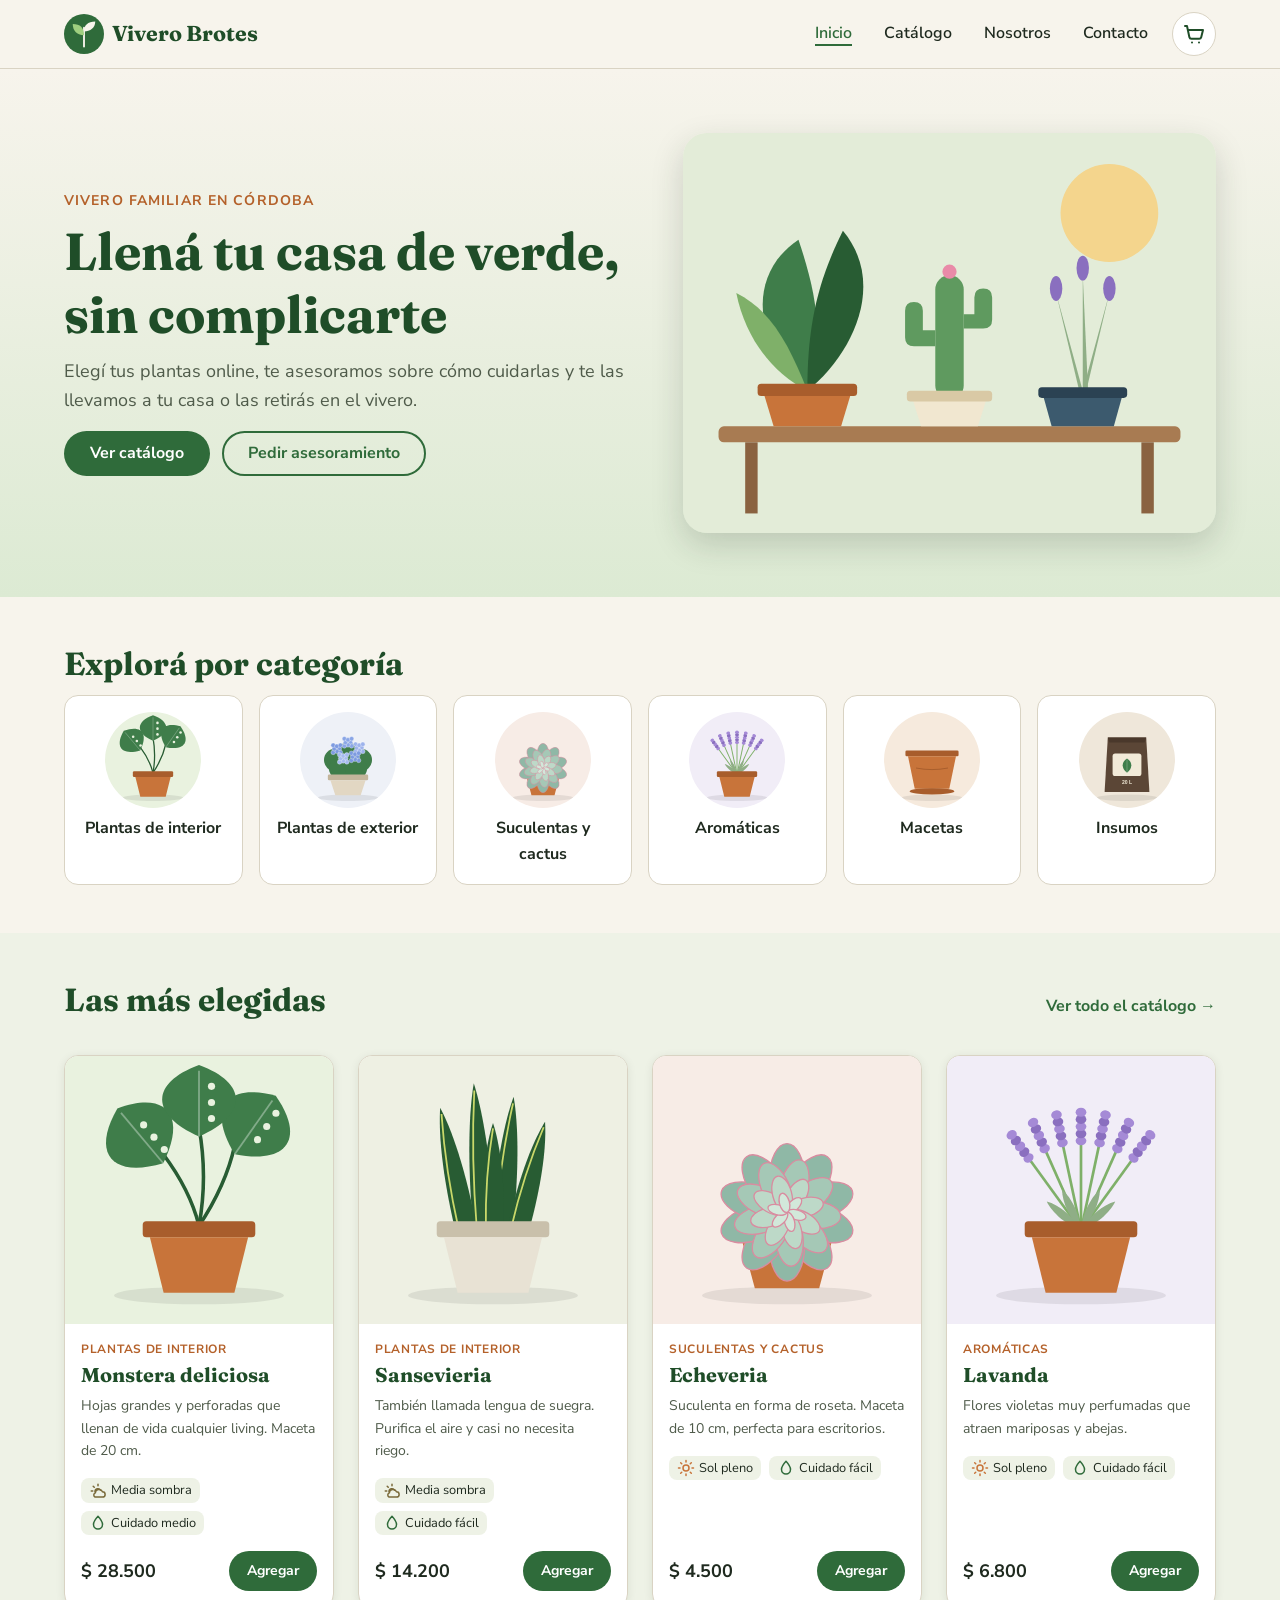
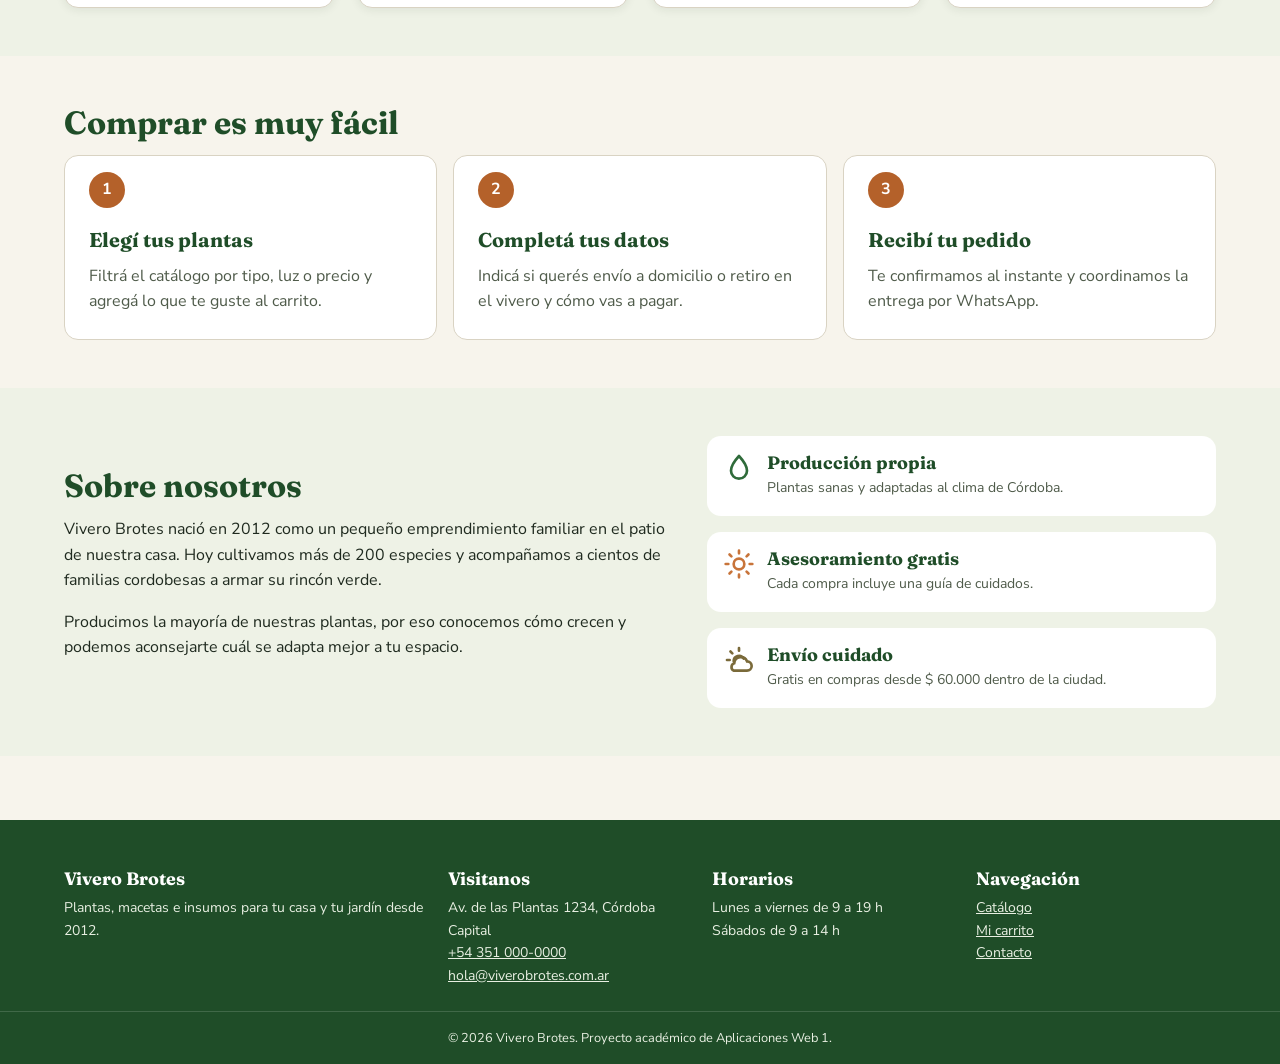
<file: index.html>
<!DOCTYPE html>
<html lang="es">
<head>
  <meta charset="UTF-8">
  <meta name="viewport" content="width=device-width, initial-scale=1.0">
  <meta name="description" content="Vivero Brotes: plantas de interior y exterior, suculentas, aromáticas, macetas e insumos con envío en Córdoba.">
  <title>Vivero Brotes | Plantas y jardín en Córdoba</title>
  <link rel="icon" href="img/logo.svg" type="image/svg+xml">
  <link rel="preconnect" href="https://fonts.googleapis.com">
  <link rel="preconnect" href="https://fonts.gstatic.com" crossorigin>
  <link rel="stylesheet" href="https://fonts.googleapis.com/css2?family=Fraunces:opsz,wght@9..144,600;9..144,700&amp;family=Nunito+Sans:wght@400;600;700&amp;display=swap">
  <link rel="stylesheet" href="css/estilos.css">
</head>
<body>
  <a class="salto" href="#contenido">Saltar al contenido principal</a>

  <header class="encabezado">
    <div class="encabezado__contenido contenedor">
      <a class="marca" href="index.html">
        <img class="marca__logo" src="img/logo.svg" alt="" width="40" height="40">
        <span class="marca__nombre">Vivero Brotes</span>
      </a>

      <button class="encabezado__boton-menu" type="button" data-boton-menu aria-expanded="false" aria-controls="menu-principal" aria-label="Abrir menú">
        <svg class="icono" viewBox="0 0 24 24" aria-hidden="true" focusable="false"><path d="M4 6h16M4 12h16M4 18h16" stroke="currentColor" stroke-width="2" stroke-linecap="round"/></svg>
      </button>

      <nav class="nav" id="menu-principal" aria-label="Navegación principal">
        <ul class="nav__lista">
          <li class="nav__item"><a class="nav__enlace nav__enlace--activo" href="index.html" aria-current="page">Inicio</a></li>
          <li class="nav__item"><a class="nav__enlace" href="catalogo.html">Catálogo</a></li>
          <li class="nav__item"><a class="nav__enlace" href="index.html#nosotros">Nosotros</a></li>
          <li class="nav__item"><a class="nav__enlace" href="contacto.html">Contacto</a></li>
        </ul>
      </nav>

      <button class="encabezado__carrito" type="button" data-abrir-carrito aria-controls="carrito" aria-expanded="false" aria-label="Abrir carrito">
        <svg class="icono" viewBox="0 0 24 24" aria-hidden="true" focusable="false"><path d="M3 4h2l2.4 11.2a2 2 0 0 0 2 1.6h7.8a2 2 0 0 0 2-1.5L21 8H6.2M10 20.5h.01M17 20.5h.01" fill="none" stroke="currentColor" stroke-width="2" stroke-linecap="round" stroke-linejoin="round"/></svg>
        <span class="encabezado__contador" data-contador-carrito hidden>0</span>
      </button>
    </div>
  </header>

  <main id="contenido">
    <section class="portada" aria-labelledby="portada-titulo">
      <div class="portada__contenido contenedor">
        <div class="portada__texto">
          <p class="portada__antetitulo">Vivero familiar en Córdoba</p>
          <h1 class="portada__titulo" id="portada-titulo">Llená tu casa de verde, sin complicarte</h1>
          <p class="portada__bajada">Elegí tus plantas online, te asesoramos sobre cómo cuidarlas y te las llevamos a tu casa o las retirás en el vivero.</p>
          <div class="portada__acciones">
            <a class="boton boton--primario" href="catalogo.html">Ver catálogo</a>
            <a class="boton boton--secundario" href="contacto.html">Pedir asesoramiento</a>
          </div>
        </div>
        <img class="portada__imagen" src="img/hero.svg" alt="Ilustración de plantas en macetas sobre un estante del vivero" width="600" height="450">
      </div>
    </section>

    <section class="seccion" aria-labelledby="categorias-titulo">
      <div class="contenedor">
        <h2 class="seccion__titulo" id="categorias-titulo">Explorá por categoría</h2>
        <ul class="categorias">
          <li class="categorias__item">
            <a class="categoria" href="catalogo.html?categoria=interior">
              <img class="categoria__imagen" src="img/productos/monstera.svg" alt="" width="120" height="120">
              <span class="categoria__nombre">Plantas de interior</span>
            </a>
          </li>
          <li class="categorias__item">
            <a class="categoria" href="catalogo.html?categoria=exterior">
              <img class="categoria__imagen" src="img/productos/hortensia.svg" alt="" width="120" height="120">
              <span class="categoria__nombre">Plantas de exterior</span>
            </a>
          </li>
          <li class="categorias__item">
            <a class="categoria" href="catalogo.html?categoria=suculentas">
              <img class="categoria__imagen" src="img/productos/echeveria.svg" alt="" width="120" height="120">
              <span class="categoria__nombre">Suculentas y cactus</span>
            </a>
          </li>
          <li class="categorias__item">
            <a class="categoria" href="catalogo.html?categoria=aromaticas">
              <img class="categoria__imagen" src="img/productos/lavanda.svg" alt="" width="120" height="120">
              <span class="categoria__nombre">Aromáticas</span>
            </a>
          </li>
          <li class="categorias__item">
            <a class="categoria" href="catalogo.html?categoria=macetas">
              <img class="categoria__imagen" src="img/productos/maceta-barro.svg" alt="" width="120" height="120">
              <span class="categoria__nombre">Macetas</span>
            </a>
          </li>
          <li class="categorias__item">
            <a class="categoria" href="catalogo.html?categoria=insumos">
              <img class="categoria__imagen" src="img/productos/sustrato.svg" alt="" width="120" height="120">
              <span class="categoria__nombre">Insumos</span>
            </a>
          </li>
        </ul>
      </div>
    </section>

    <section class="seccion seccion--alterna" aria-labelledby="destacados-titulo">
      <div class="contenedor">
        <div class="seccion__cabecera">
          <h2 class="seccion__titulo" id="destacados-titulo">Las más elegidas</h2>
          <a class="enlace-flecha" href="catalogo.html">Ver todo el catálogo</a>
        </div>
        <p class="estado" id="estado-destacados" role="status">Cargando productos destacados…</p>
        <div class="grilla-productos" id="grilla-destacados" aria-busy="true"></div>
      </div>
    </section>

    <section class="seccion" aria-labelledby="como-comprar-titulo">
      <div class="contenedor">
        <h2 class="seccion__titulo" id="como-comprar-titulo">Comprar es muy fácil</h2>
        <ol class="pasos">
          <li class="pasos__item">
            <h3 class="pasos__titulo">Elegí tus plantas</h3>
            <p class="pasos__texto">Filtrá el catálogo por tipo, luz o precio y agregá lo que te guste al carrito.</p>
          </li>
          <li class="pasos__item">
            <h3 class="pasos__titulo">Completá tus datos</h3>
            <p class="pasos__texto">Indicá si querés envío a domicilio o retiro en el vivero y cómo vas a pagar.</p>
          </li>
          <li class="pasos__item">
            <h3 class="pasos__titulo">Recibí tu pedido</h3>
            <p class="pasos__texto">Te confirmamos al instante y coordinamos la entrega por WhatsApp.</p>
          </li>
        </ol>
      </div>
    </section>

    <section class="seccion seccion--alterna" id="nosotros" aria-labelledby="nosotros-titulo">
      <div class="nosotros contenedor">
        <div class="nosotros__texto">
          <h2 class="seccion__titulo" id="nosotros-titulo">Sobre nosotros</h2>
          <p>Vivero Brotes nació en 2012 como un pequeño emprendimiento familiar en el patio de nuestra casa. Hoy cultivamos más de 200 especies y acompañamos a cientos de familias cordobesas a armar su rincón verde.</p>
          <p>Producimos la mayoría de nuestras plantas, por eso conocemos cómo crecen y podemos aconsejarte cuál se adapta mejor a tu espacio.</p>
        </div>
        <ul class="beneficios">
          <li class="beneficio">
            <img class="beneficio__icono" src="img/iconos/riego.svg" alt="" width="32" height="32">
            <h3 class="beneficio__titulo">Producción propia</h3>
            <p class="beneficio__texto">Plantas sanas y adaptadas al clima de Córdoba.</p>
          </li>
          <li class="beneficio">
            <img class="beneficio__icono" src="img/iconos/sol.svg" alt="" width="32" height="32">
            <h3 class="beneficio__titulo">Asesoramiento gratis</h3>
            <p class="beneficio__texto">Cada compra incluye una guía de cuidados.</p>
          </li>
          <li class="beneficio">
            <img class="beneficio__icono" src="img/iconos/media-sombra.svg" alt="" width="32" height="32">
            <h3 class="beneficio__titulo">Envío cuidado</h3>
            <p class="beneficio__texto">Gratis en compras desde $ 60.000 dentro de la ciudad.</p>
          </li>
        </ul>
      </div>
    </section>
  </main>

  <footer class="pie">
    <div class="pie__contenido contenedor">
      <section class="pie__bloque" aria-labelledby="pie-marca">
        <h2 class="pie__titulo" id="pie-marca">Vivero Brotes</h2>
        <p class="pie__texto">Plantas, macetas e insumos para tu casa y tu jardín desde 2012.</p>
      </section>

      <section class="pie__bloque" aria-labelledby="pie-visitanos">
        <h2 class="pie__titulo" id="pie-visitanos">Visitanos</h2>
        <address class="pie__texto">
          Av. de las Plantas 1234, Córdoba Capital<br>
          <a class="pie__enlace" href="tel:+543510000000">+54 351 000-0000</a><br>
          <a class="pie__enlace" href="mailto:hola@viverobrotes.com.ar">hola@viverobrotes.com.ar</a>
        </address>
      </section>

      <section class="pie__bloque" aria-labelledby="pie-horarios">
        <h2 class="pie__titulo" id="pie-horarios">Horarios</h2>
        <p class="pie__texto">Lunes a viernes de 9 a 19 h<br>Sábados de 9 a 14 h</p>
      </section>

      <nav class="pie__bloque" aria-label="Enlaces del pie">
        <h2 class="pie__titulo">Navegación</h2>
        <ul class="pie__lista">
          <li><a class="pie__enlace" href="catalogo.html">Catálogo</a></li>
          <li><a class="pie__enlace" href="checkout.html">Mi carrito</a></li>
          <li><a class="pie__enlace" href="contacto.html">Contacto</a></li>
        </ul>
      </nav>
    </div>
    <p class="pie__legal">&copy; 2026 Vivero Brotes. Proyecto académico de Aplicaciones Web 1.</p>
  </footer>

  <div class="carrito-fondo" data-fondo-carrito hidden></div>
  <aside class="carrito" id="carrito" role="dialog" aria-modal="true" aria-labelledby="carrito-titulo" data-zona-foco tabindex="-1" hidden>
    <div class="carrito__cabecera">
      <h2 class="carrito__titulo" id="carrito-titulo">Tu carrito</h2>
      <button class="carrito__cerrar" type="button" data-cerrar-carrito aria-label="Cerrar carrito">
        <svg class="icono" viewBox="0 0 24 24" aria-hidden="true" focusable="false"><path d="M6 6l12 12M18 6L6 18" stroke="currentColor" stroke-width="2" stroke-linecap="round"/></svg>
      </button>
    </div>

    <ul class="carrito__lista" data-carrito-lista aria-label="Productos en el carrito"></ul>

    <div class="carrito__vacio" data-carrito-vacio>
      <img src="img/productos/maceta-barro.svg" alt="" width="120" height="120">
      <p>Tu carrito está vacío.</p>
      <a class="boton boton--secundario" href="catalogo.html">Ver catálogo</a>
    </div>

    <div class="carrito__pie" data-carrito-pie hidden>
      <p class="carrito__subtotal">Subtotal <strong data-carrito-total>$ 0</strong></p>
      <p class="carrito__nota">El envío se calcula al finalizar la compra.</p>
      <a class="boton boton--primario boton--bloque" href="checkout.html">Finalizar compra</a>
      <button class="boton boton--texto" type="button" data-vaciar-carrito>Vaciar carrito</button>
    </div>
  </aside>

  <p class="aviso-flotante" data-aviso-flotante role="status" aria-live="polite"></p>
  <script type="module" src="js/pages/inicio.js"></script>
</body>
</html>
</file>
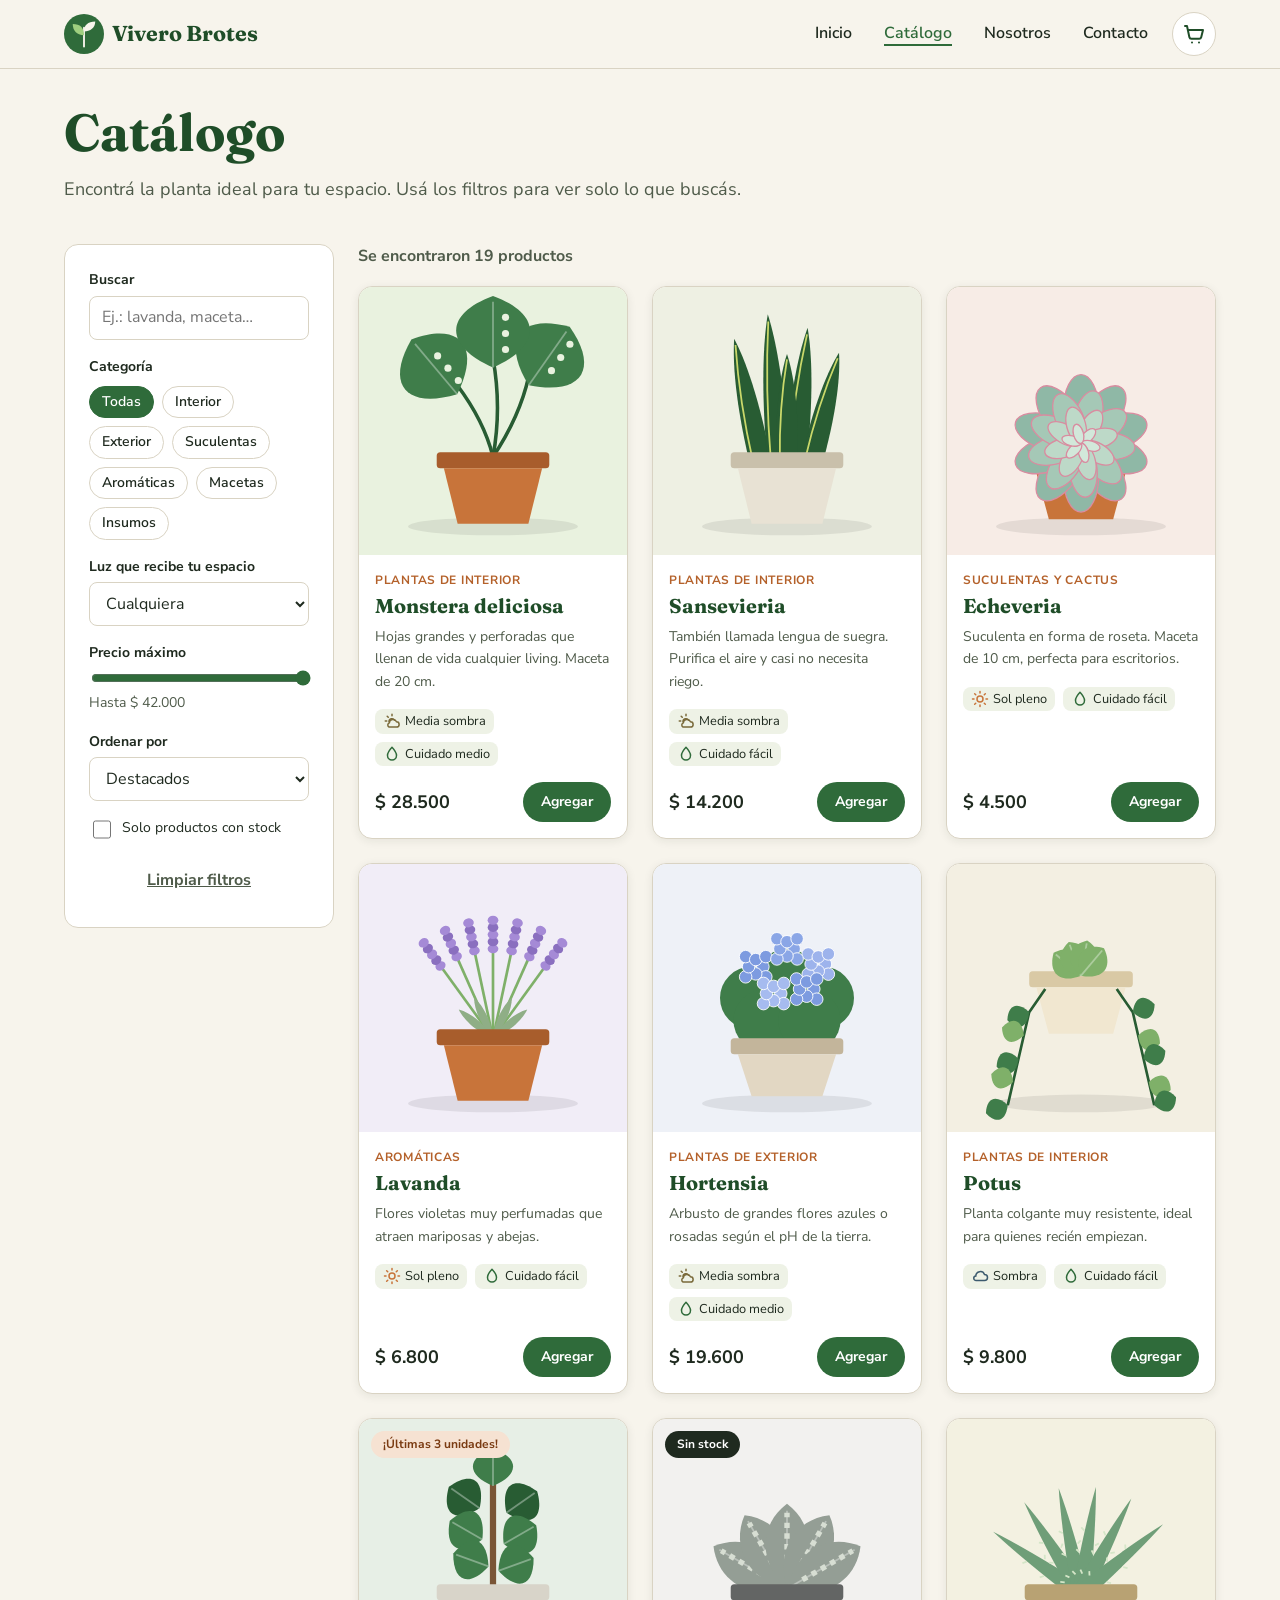
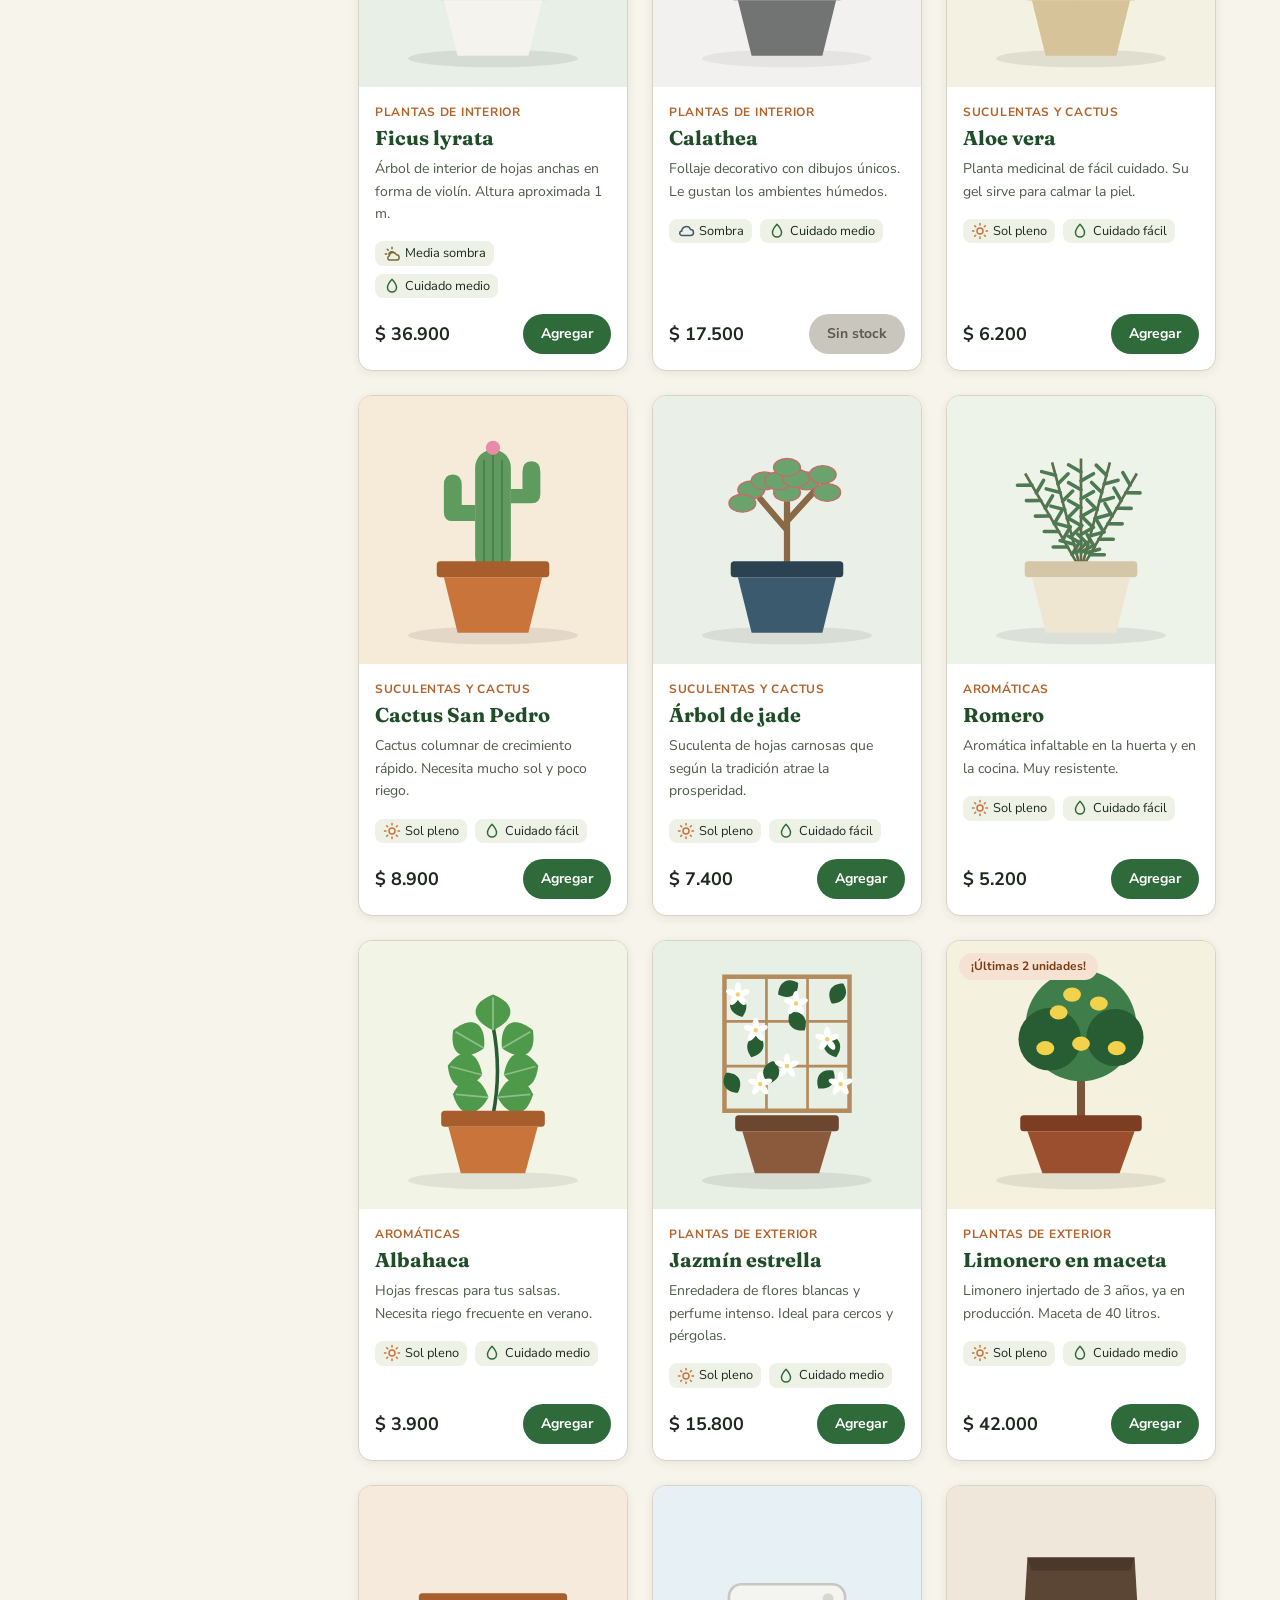
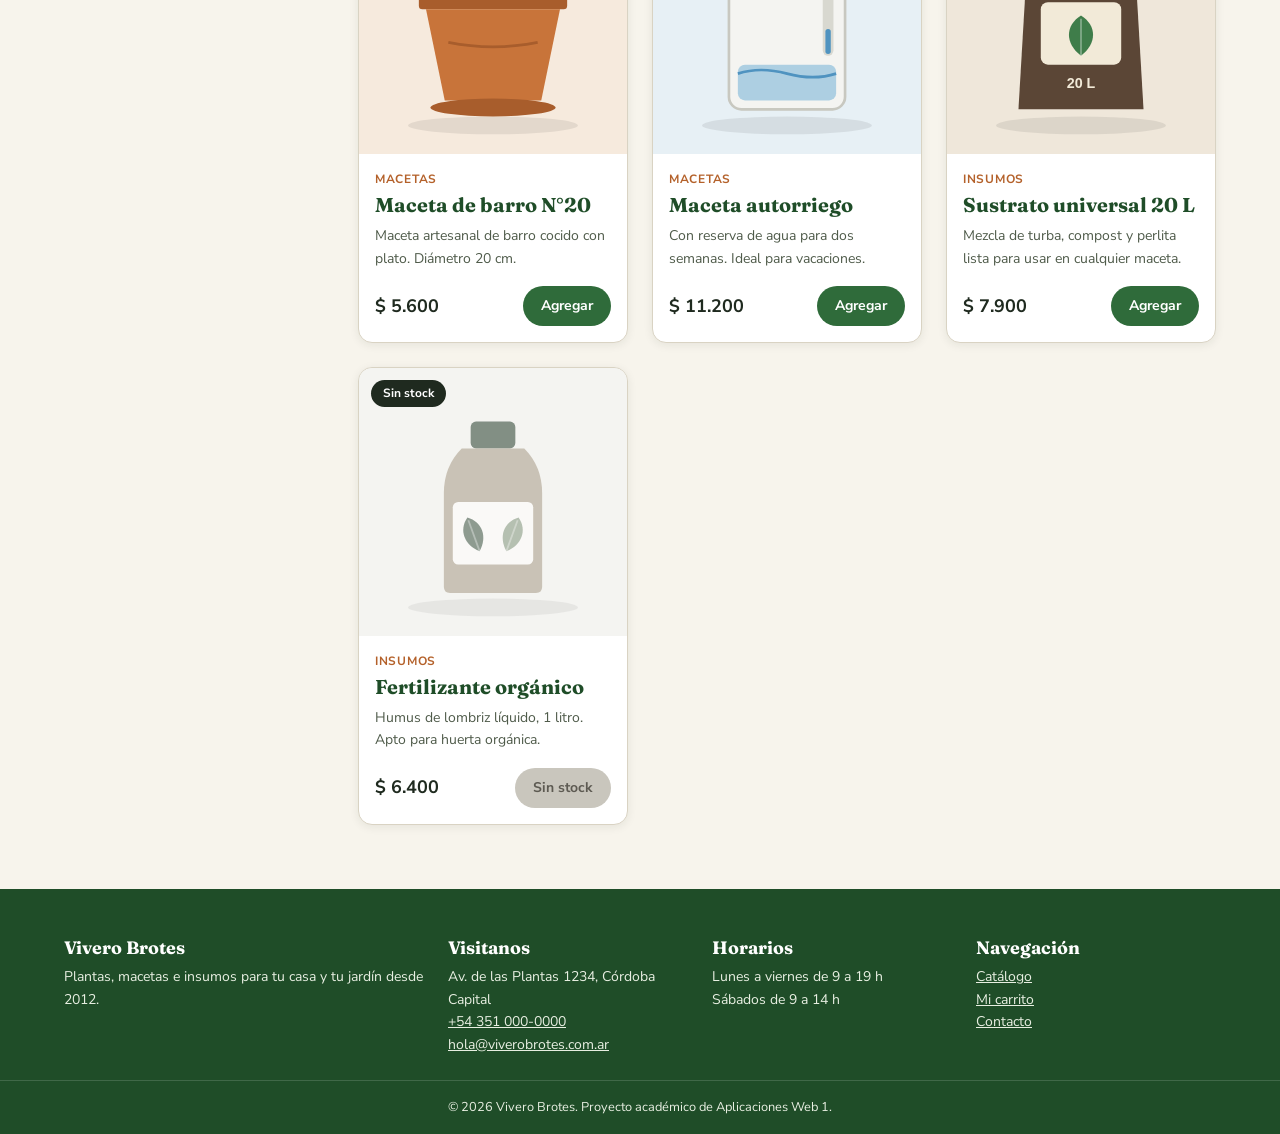
<file: catalogo.html>
<!DOCTYPE html>
<html lang="es">
<head>
  <meta charset="UTF-8">
  <meta name="viewport" content="width=device-width, initial-scale=1.0">
  <meta name="description" content="Catálogo de plantas, macetas e insumos de Vivero Brotes con filtros por categoría, luz y precio.">
  <title>Catálogo | Vivero Brotes</title>
  <link rel="icon" href="img/logo.svg" type="image/svg+xml">
  <link rel="preconnect" href="https://fonts.googleapis.com">
  <link rel="preconnect" href="https://fonts.gstatic.com" crossorigin>
  <link rel="stylesheet" href="https://fonts.googleapis.com/css2?family=Fraunces:opsz,wght@9..144,600;9..144,700&amp;family=Nunito+Sans:wght@400;600;700&amp;display=swap">
  <link rel="stylesheet" href="css/estilos.css">
</head>
<body>
  <a class="salto" href="#contenido">Saltar al contenido principal</a>

  <header class="encabezado">
    <div class="encabezado__contenido contenedor">
      <a class="marca" href="index.html">
        <img class="marca__logo" src="img/logo.svg" alt="" width="40" height="40">
        <span class="marca__nombre">Vivero Brotes</span>
      </a>

      <button class="encabezado__boton-menu" type="button" data-boton-menu aria-expanded="false" aria-controls="menu-principal" aria-label="Abrir menú">
        <svg class="icono" viewBox="0 0 24 24" aria-hidden="true" focusable="false"><path d="M4 6h16M4 12h16M4 18h16" stroke="currentColor" stroke-width="2" stroke-linecap="round"/></svg>
      </button>

      <nav class="nav" id="menu-principal" aria-label="Navegación principal">
        <ul class="nav__lista">
          <li class="nav__item"><a class="nav__enlace" href="index.html">Inicio</a></li>
          <li class="nav__item"><a class="nav__enlace nav__enlace--activo" href="catalogo.html" aria-current="page">Catálogo</a></li>
          <li class="nav__item"><a class="nav__enlace" href="index.html#nosotros">Nosotros</a></li>
          <li class="nav__item"><a class="nav__enlace" href="contacto.html">Contacto</a></li>
        </ul>
      </nav>

      <button class="encabezado__carrito" type="button" data-abrir-carrito aria-controls="carrito" aria-expanded="false" aria-label="Abrir carrito">
        <svg class="icono" viewBox="0 0 24 24" aria-hidden="true" focusable="false"><path d="M3 4h2l2.4 11.2a2 2 0 0 0 2 1.6h7.8a2 2 0 0 0 2-1.5L21 8H6.2M10 20.5h.01M17 20.5h.01" fill="none" stroke="currentColor" stroke-width="2" stroke-linecap="round" stroke-linejoin="round"/></svg>
        <span class="encabezado__contador" data-contador-carrito hidden>0</span>
      </button>
    </div>
  </header>

  <main id="contenido" class="contenedor">
    <header class="cabecera-pagina">
      <h1 class="cabecera-pagina__titulo">Catálogo</h1>
      <p class="cabecera-pagina__bajada">Encontrá la planta ideal para tu espacio. Usá los filtros para ver solo lo que buscás.</p>
    </header>

    <div class="catalogo">
      <form class="filtros" id="filtros" role="search" aria-label="Filtrar productos">
        <div class="campo">
          <label class="campo__etiqueta" for="busqueda">Buscar</label>
          <input class="campo__control" type="search" id="busqueda" name="busqueda" placeholder="Ej.: lavanda, maceta…" autocomplete="off">
        </div>

        <fieldset class="filtros__grupo">
          <legend class="campo__etiqueta">Categoría</legend>
          <div class="chips">
            <label class="chip"><input class="chip__input" type="radio" name="categoria" value="todas" checked><span class="chip__texto">Todas</span></label>
            <label class="chip"><input class="chip__input" type="radio" name="categoria" value="interior"><span class="chip__texto">Interior</span></label>
            <label class="chip"><input class="chip__input" type="radio" name="categoria" value="exterior"><span class="chip__texto">Exterior</span></label>
            <label class="chip"><input class="chip__input" type="radio" name="categoria" value="suculentas"><span class="chip__texto">Suculentas</span></label>
            <label class="chip"><input class="chip__input" type="radio" name="categoria" value="aromaticas"><span class="chip__texto">Aromáticas</span></label>
            <label class="chip"><input class="chip__input" type="radio" name="categoria" value="macetas"><span class="chip__texto">Macetas</span></label>
            <label class="chip"><input class="chip__input" type="radio" name="categoria" value="insumos"><span class="chip__texto">Insumos</span></label>
          </div>
        </fieldset>

        <button class="filtros__alternar" type="button" data-alternar-filtros aria-expanded="false" aria-controls="filtros-extra">
          Más filtros
        </button>

        <div class="filtros__extra" id="filtros-extra">
          <div class="campo">
            <label class="campo__etiqueta" for="luz">Luz que recibe tu espacio</label>
            <select class="campo__control" id="luz" name="luz">
              <option value="todas">Cualquiera</option>
              <option value="sol">Sol pleno</option>
              <option value="media-sombra">Media sombra</option>
              <option value="sombra">Sombra</option>
            </select>
          </div>

          <div class="campo">
            <label class="campo__etiqueta" for="precio-maximo">Precio máximo</label>
            <input class="campo__rango" type="range" id="precio-maximo" name="precio-maximo" min="0" max="50000" step="500" value="50000" aria-describedby="salida-precio">
            <output class="campo__ayuda" id="salida-precio" for="precio-maximo">Hasta $ 50.000</output>
          </div>

          <div class="campo">
            <label class="campo__etiqueta" for="orden">Ordenar por</label>
            <select class="campo__control" id="orden" name="orden">
              <option value="destacados">Destacados</option>
              <option value="precio-asc">Menor precio</option>
              <option value="precio-desc">Mayor precio</option>
              <option value="nombre">Nombre (A-Z)</option>
            </select>
          </div>

          <label class="casilla">
            <input class="casilla__input" type="checkbox" name="solo-stock">
            <span>Solo productos con stock</span>
          </label>
        </div>

        <button class="boton boton--texto" type="reset">Limpiar filtros</button>
      </form>

      <section class="catalogo__resultados" aria-labelledby="resultados-titulo">
        <h2 class="visualmente-oculto" id="resultados-titulo">Productos</h2>
        <p class="catalogo__contador" id="contador-resultados" role="status" aria-live="polite"></p>

        <div class="estado" data-estado="cargando">
          <span class="estado__spinner" aria-hidden="true"></span>
          <p>Cargando productos…</p>
        </div>

        <div class="estado estado--error" data-estado="error" role="alert" hidden>
          <h3 class="estado__titulo">No pudimos cargar el catálogo</h3>
          <p>Revisá tu conexión e intentá de nuevo.</p>
          <button class="boton boton--secundario" type="button" data-reintentar>Reintentar</button>
        </div>

        <div class="estado" data-estado="vacio" hidden>
          <img src="img/productos/maceta-barro.svg" alt="" width="120" height="120">
          <h3 class="estado__titulo">No encontramos productos con esos filtros</h3>
          <p>Probá con otra búsqueda o quitá algunos filtros.</p>
          <button class="boton boton--secundario" type="button" data-limpiar-filtros>Limpiar filtros</button>
        </div>

        <div class="grilla-productos" id="grilla-productos" hidden></div>
      </section>
    </div>
  </main>

  <footer class="pie">
    <div class="pie__contenido contenedor">
      <section class="pie__bloque" aria-labelledby="pie-marca">
        <h2 class="pie__titulo" id="pie-marca">Vivero Brotes</h2>
        <p class="pie__texto">Plantas, macetas e insumos para tu casa y tu jardín desde 2012.</p>
      </section>

      <section class="pie__bloque" aria-labelledby="pie-visitanos">
        <h2 class="pie__titulo" id="pie-visitanos">Visitanos</h2>
        <address class="pie__texto">
          Av. de las Plantas 1234, Córdoba Capital<br>
          <a class="pie__enlace" href="tel:+543510000000">+54 351 000-0000</a><br>
          <a class="pie__enlace" href="mailto:hola@viverobrotes.com.ar">hola@viverobrotes.com.ar</a>
        </address>
      </section>

      <section class="pie__bloque" aria-labelledby="pie-horarios">
        <h2 class="pie__titulo" id="pie-horarios">Horarios</h2>
        <p class="pie__texto">Lunes a viernes de 9 a 19 h<br>Sábados de 9 a 14 h</p>
      </section>

      <nav class="pie__bloque" aria-label="Enlaces del pie">
        <h2 class="pie__titulo">Navegación</h2>
        <ul class="pie__lista">
          <li><a class="pie__enlace" href="catalogo.html">Catálogo</a></li>
          <li><a class="pie__enlace" href="checkout.html">Mi carrito</a></li>
          <li><a class="pie__enlace" href="contacto.html">Contacto</a></li>
        </ul>
      </nav>
    </div>
    <p class="pie__legal">&copy; 2026 Vivero Brotes. Proyecto académico de Aplicaciones Web 1.</p>
  </footer>

  <div class="carrito-fondo" data-fondo-carrito hidden></div>
  <aside class="carrito" id="carrito" role="dialog" aria-modal="true" aria-labelledby="carrito-titulo" data-zona-foco tabindex="-1" hidden>
    <div class="carrito__cabecera">
      <h2 class="carrito__titulo" id="carrito-titulo">Tu carrito</h2>
      <button class="carrito__cerrar" type="button" data-cerrar-carrito aria-label="Cerrar carrito">
        <svg class="icono" viewBox="0 0 24 24" aria-hidden="true" focusable="false"><path d="M6 6l12 12M18 6L6 18" stroke="currentColor" stroke-width="2" stroke-linecap="round"/></svg>
      </button>
    </div>

    <ul class="carrito__lista" data-carrito-lista aria-label="Productos en el carrito"></ul>

    <div class="carrito__vacio" data-carrito-vacio>
      <img src="img/productos/maceta-barro.svg" alt="" width="120" height="120">
      <p>Tu carrito está vacío.</p>
      <a class="boton boton--secundario" href="catalogo.html">Ver catálogo</a>
    </div>

    <div class="carrito__pie" data-carrito-pie hidden>
      <p class="carrito__subtotal">Subtotal <strong data-carrito-total>$ 0</strong></p>
      <p class="carrito__nota">El envío se calcula al finalizar la compra.</p>
      <a class="boton boton--primario boton--bloque" href="checkout.html">Finalizar compra</a>
      <button class="boton boton--texto" type="button" data-vaciar-carrito>Vaciar carrito</button>
    </div>
  </aside>

  <p class="aviso-flotante" data-aviso-flotante role="status" aria-live="polite"></p>
  <script type="module" src="js/pages/catalogo.js"></script>
</body>
</html>
</file>
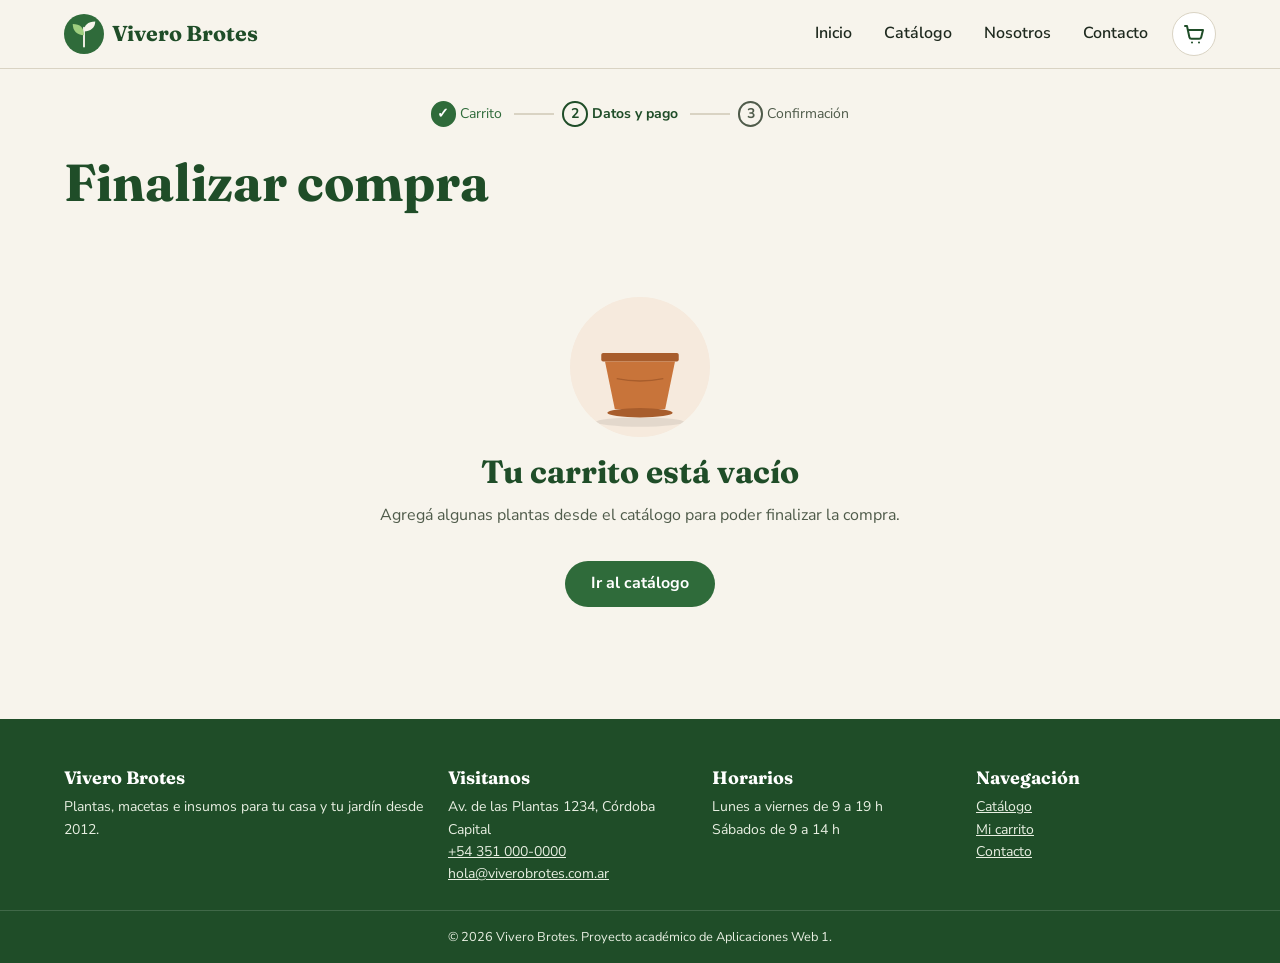
<file: checkout.html>
<!DOCTYPE html>
<html lang="es">
<head>
  <meta charset="UTF-8">
  <meta name="viewport" content="width=device-width, initial-scale=1.0">
  <meta name="description" content="Revisá tu carrito y completá los datos de entrega para confirmar tu pedido.">
  <title>Finalizar compra | Vivero Brotes</title>
  <link rel="icon" href="img/logo.svg" type="image/svg+xml">
  <link rel="preconnect" href="https://fonts.googleapis.com">
  <link rel="preconnect" href="https://fonts.gstatic.com" crossorigin>
  <link rel="stylesheet" href="https://fonts.googleapis.com/css2?family=Fraunces:opsz,wght@9..144,600;9..144,700&amp;family=Nunito+Sans:wght@400;600;700&amp;display=swap">
  <link rel="stylesheet" href="css/estilos.css">
</head>
<body>
  <a class="salto" href="#contenido">Saltar al contenido principal</a>

  <header class="encabezado">
    <div class="encabezado__contenido contenedor">
      <a class="marca" href="index.html">
        <img class="marca__logo" src="img/logo.svg" alt="" width="40" height="40">
        <span class="marca__nombre">Vivero Brotes</span>
      </a>

      <button class="encabezado__boton-menu" type="button" data-boton-menu aria-expanded="false" aria-controls="menu-principal" aria-label="Abrir menú">
        <svg class="icono" viewBox="0 0 24 24" aria-hidden="true" focusable="false"><path d="M4 6h16M4 12h16M4 18h16" stroke="currentColor" stroke-width="2" stroke-linecap="round"/></svg>
      </button>

      <nav class="nav" id="menu-principal" aria-label="Navegación principal">
        <ul class="nav__lista">
          <li class="nav__item"><a class="nav__enlace" href="index.html">Inicio</a></li>
          <li class="nav__item"><a class="nav__enlace" href="catalogo.html">Catálogo</a></li>
          <li class="nav__item"><a class="nav__enlace" href="index.html#nosotros">Nosotros</a></li>
          <li class="nav__item"><a class="nav__enlace" href="contacto.html">Contacto</a></li>
        </ul>
      </nav>

      <button class="encabezado__carrito" type="button" data-abrir-carrito aria-controls="carrito" aria-expanded="false" aria-label="Abrir carrito">
        <svg class="icono" viewBox="0 0 24 24" aria-hidden="true" focusable="false"><path d="M3 4h2l2.4 11.2a2 2 0 0 0 2 1.6h7.8a2 2 0 0 0 2-1.5L21 8H6.2M10 20.5h.01M17 20.5h.01" fill="none" stroke="currentColor" stroke-width="2" stroke-linecap="round" stroke-linejoin="round"/></svg>
        <span class="encabezado__contador" data-contador-carrito hidden>0</span>
      </button>
    </div>
  </header>

  <main id="contenido" class="contenedor">
    <header class="cabecera-pagina">
      <nav aria-label="Pasos de la compra">
        <ol class="progreso">
          <li class="progreso__paso progreso__paso--hecho">Carrito</li>
          <li class="progreso__paso progreso__paso--actual" aria-current="step">Datos y pago</li>
          <li class="progreso__paso">Confirmación</li>
        </ol>
      </nav>
      <h1 class="cabecera-pagina__titulo">Finalizar compra</h1>
    </header>

    <section class="notificacion" id="checkout-vacio" aria-labelledby="checkout-vacio-titulo" hidden>
      <img class="notificacion__imagen" src="img/productos/maceta-barro.svg" alt="" width="140" height="140">
      <h2 class="notificacion__titulo" id="checkout-vacio-titulo">Tu carrito está vacío</h2>
      <p class="notificacion__texto">Agregá algunas plantas desde el catálogo para poder finalizar la compra.</p>
      <div class="notificacion__acciones">
        <a class="boton boton--primario" href="catalogo.html">Ir al catálogo</a>
      </div>
    </section>

    <div class="checkout" id="checkout-contenido">
      <section class="tarjeta checkout__formulario" aria-labelledby="datos-titulo">
        <h2 class="tarjeta__titulo" id="datos-titulo">Tus datos</h2>
        <p class="formulario__nota">Todos los campos son obligatorios salvo que se indique lo contrario.</p>

        <form class="formulario" id="formulario-pedido" novalidate>
          <fieldset class="formulario__grupo">
            <legend class="formulario__leyenda">Contacto</legend>

            <div class="campo">
              <label class="campo__etiqueta" for="nombre">Nombre y apellido</label>
              <input class="campo__control" type="text" id="nombre" name="nombre" autocomplete="name" required aria-describedby="error-nombre">
              <p class="campo__error" id="error-nombre"></p>
            </div>

            <div class="formulario__fila">
              <div class="campo">
                <label class="campo__etiqueta" for="email">Email</label>
                <input class="campo__control" type="email" id="email" name="email" autocomplete="email" required aria-describedby="error-email">
                <p class="campo__error" id="error-email"></p>
              </div>

              <div class="campo">
                <label class="campo__etiqueta" for="telefono">Teléfono / WhatsApp</label>
                <input class="campo__control" type="tel" id="telefono" name="telefono" autocomplete="tel" inputmode="tel" required aria-describedby="ayuda-telefono error-telefono">
                <p class="campo__ayuda" id="ayuda-telefono">Con código de área, sin 0 ni 15. Ej.: 351 1234567</p>
                <p class="campo__error" id="error-telefono"></p>
              </div>
            </div>
          </fieldset>

          <fieldset class="formulario__grupo" aria-describedby="error-entrega">
            <legend class="formulario__leyenda">Entrega</legend>
            <div class="opciones campo">
              <label class="opcion">
                <input class="opcion__input" type="radio" name="entrega" value="retiro" checked>
                <span class="opcion__contenido">
                  <span class="opcion__titulo">Retiro en el vivero</span>
                  <span class="opcion__detalle">Sin cargo. Listo en 24 h hábiles.</span>
                </span>
              </label>
              <label class="opcion">
                <input class="opcion__input" type="radio" name="entrega" value="domicilio">
                <span class="opcion__contenido">
                  <span class="opcion__titulo">Envío a domicilio</span>
                  <span class="opcion__detalle">$ 4.500 en Córdoba Capital. Gratis desde $ 60.000.</span>
                </span>
              </label>
            </div>
            <p class="campo__error" id="error-entrega"></p>

            <fieldset class="formulario__subgrupo" id="campos-direccion" hidden disabled>
              <legend class="visualmente-oculto">Dirección de entrega</legend>
              <div class="campo">
                <label class="campo__etiqueta" for="direccion">Calle, número y depto.</label>
                <input class="campo__control" type="text" id="direccion" name="direccion" autocomplete="street-address" required aria-describedby="error-direccion">
                <p class="campo__error" id="error-direccion"></p>
              </div>
              <div class="formulario__fila">
                <div class="campo">
                  <label class="campo__etiqueta" for="ciudad">Ciudad</label>
                  <input class="campo__control" type="text" id="ciudad" name="ciudad" autocomplete="address-level2" value="Córdoba" required aria-describedby="error-ciudad">
                  <p class="campo__error" id="error-ciudad"></p>
                </div>
                <div class="campo">
                  <label class="campo__etiqueta" for="codigo-postal">Código postal</label>
                  <input class="campo__control" type="text" id="codigo-postal" name="codigo-postal" autocomplete="postal-code" required aria-describedby="error-codigo-postal">
                  <p class="campo__error" id="error-codigo-postal"></p>
                </div>
              </div>
            </fieldset>
          </fieldset>

          <fieldset class="formulario__grupo" aria-describedby="error-pago">
            <legend class="formulario__leyenda">Medio de pago</legend>
            <div class="opciones campo">
              <label class="opcion">
                <input class="opcion__input" type="radio" name="pago" value="efectivo">
                <span class="opcion__contenido">
                  <span class="opcion__titulo">Efectivo</span>
                  <span class="opcion__detalle">Al retirar o al recibir el pedido.</span>
                </span>
              </label>
              <label class="opcion">
                <input class="opcion__input" type="radio" name="pago" value="transferencia">
                <span class="opcion__contenido">
                  <span class="opcion__titulo">Transferencia bancaria</span>
                  <span class="opcion__detalle">Te enviamos los datos por email.</span>
                </span>
              </label>
              <label class="opcion">
                <input class="opcion__input" type="radio" name="pago" value="tarjeta">
                <span class="opcion__contenido">
                  <span class="opcion__titulo">Tarjeta de débito o crédito</span>
                  <span class="opcion__detalle">Con posnet al recibir o retirar.</span>
                </span>
              </label>
            </div>
            <p class="campo__error" id="error-pago"></p>
          </fieldset>

          <div class="campo">
            <label class="campo__etiqueta" for="notas">Notas para el pedido <span class="campo__opcional">(opcional)</span></label>
            <textarea class="campo__control campo__control--area" id="notas" name="notas" rows="3" aria-describedby="error-notas" placeholder="Ej.: timbre B, dejar en portería…"></textarea>
            <p class="campo__error" id="error-notas"></p>
          </div>

          <div class="campo">
            <label class="casilla">
              <input class="casilla__input" type="checkbox" id="terminos" name="terminos" required aria-describedby="error-terminos">
              <span>Acepto las condiciones de compra y la política de cambios (7 días con ticket).</span>
            </label>
            <p class="campo__error" id="error-terminos"></p>
          </div>

          <button class="boton boton--primario boton--bloque" type="submit">Confirmar pedido</button>
        </form>
      </section>

      <aside class="tarjeta resumen" aria-labelledby="resumen-titulo" data-zona-foco tabindex="-1">
        <h2 class="tarjeta__titulo" id="resumen-titulo">Resumen del pedido</h2>
        <ul class="resumen__lista" id="resumen-lista" aria-label="Productos del pedido"></ul>
        <dl class="resumen__totales">
          <div class="resumen__total-fila">
            <dt>Subtotal</dt>
            <dd id="resumen-subtotal">$ 0</dd>
          </div>
          <div class="resumen__total-fila">
            <dt>Envío</dt>
            <dd id="resumen-envio">Sin cargo</dd>
          </div>
          <div class="resumen__total-fila resumen__total-fila--final">
            <dt>Total</dt>
            <dd id="resumen-total">$ 0</dd>
          </div>
        </dl>
        <p class="resumen__mensaje" id="resumen-mensaje-envio" aria-live="polite"></p>
        <a class="enlace-flecha enlace-flecha--atras" href="catalogo.html">Seguir comprando</a>
      </aside>
    </div>
  </main>

  <footer class="pie">
    <div class="pie__contenido contenedor">
      <section class="pie__bloque" aria-labelledby="pie-marca">
        <h2 class="pie__titulo" id="pie-marca">Vivero Brotes</h2>
        <p class="pie__texto">Plantas, macetas e insumos para tu casa y tu jardín desde 2012.</p>
      </section>

      <section class="pie__bloque" aria-labelledby="pie-visitanos">
        <h2 class="pie__titulo" id="pie-visitanos">Visitanos</h2>
        <address class="pie__texto">
          Av. de las Plantas 1234, Córdoba Capital<br>
          <a class="pie__enlace" href="tel:+543510000000">+54 351 000-0000</a><br>
          <a class="pie__enlace" href="mailto:hola@viverobrotes.com.ar">hola@viverobrotes.com.ar</a>
        </address>
      </section>

      <section class="pie__bloque" aria-labelledby="pie-horarios">
        <h2 class="pie__titulo" id="pie-horarios">Horarios</h2>
        <p class="pie__texto">Lunes a viernes de 9 a 19 h<br>Sábados de 9 a 14 h</p>
      </section>

      <nav class="pie__bloque" aria-label="Enlaces del pie">
        <h2 class="pie__titulo">Navegación</h2>
        <ul class="pie__lista">
          <li><a class="pie__enlace" href="catalogo.html">Catálogo</a></li>
          <li><a class="pie__enlace" href="checkout.html">Mi carrito</a></li>
          <li><a class="pie__enlace" href="contacto.html">Contacto</a></li>
        </ul>
      </nav>
    </div>
    <p class="pie__legal">&copy; 2026 Vivero Brotes. Proyecto académico de Aplicaciones Web 1.</p>
  </footer>

  <div class="carrito-fondo" data-fondo-carrito hidden></div>
  <aside class="carrito" id="carrito" role="dialog" aria-modal="true" aria-labelledby="carrito-titulo" data-zona-foco tabindex="-1" hidden>
    <div class="carrito__cabecera">
      <h2 class="carrito__titulo" id="carrito-titulo">Tu carrito</h2>
      <button class="carrito__cerrar" type="button" data-cerrar-carrito aria-label="Cerrar carrito">
        <svg class="icono" viewBox="0 0 24 24" aria-hidden="true" focusable="false"><path d="M6 6l12 12M18 6L6 18" stroke="currentColor" stroke-width="2" stroke-linecap="round"/></svg>
      </button>
    </div>

    <ul class="carrito__lista" data-carrito-lista aria-label="Productos en el carrito"></ul>

    <div class="carrito__vacio" data-carrito-vacio>
      <img src="img/productos/maceta-barro.svg" alt="" width="120" height="120">
      <p>Tu carrito está vacío.</p>
      <a class="boton boton--secundario" href="catalogo.html">Ver catálogo</a>
    </div>

    <div class="carrito__pie" data-carrito-pie hidden>
      <p class="carrito__subtotal">Subtotal <strong data-carrito-total>$ 0</strong></p>
      <p class="carrito__nota">El envío se calcula al finalizar la compra.</p>
      <a class="boton boton--primario boton--bloque" href="checkout.html">Finalizar compra</a>
      <button class="boton boton--texto" type="button" data-vaciar-carrito>Vaciar carrito</button>
    </div>
  </aside>

  <p class="aviso-flotante" data-aviso-flotante role="status" aria-live="polite"></p>
  <script type="module" src="js/pages/checkout.js"></script>
</body>
</html>
</file>
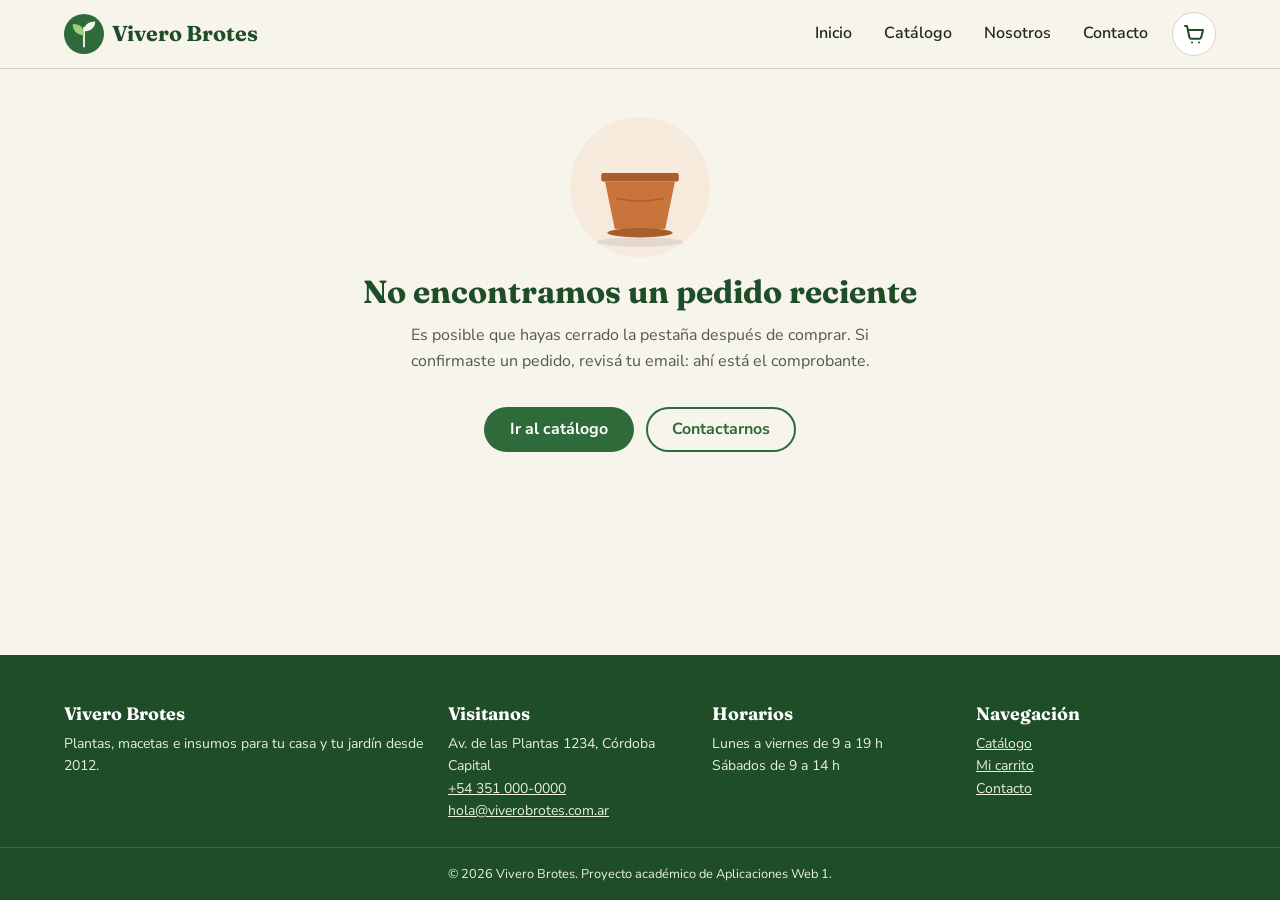
<file: confirmacion.html>
<!DOCTYPE html>
<html lang="es">
<head>
  <meta charset="UTF-8">
  <meta name="viewport" content="width=device-width, initial-scale=1.0">
  <meta name="description" content="Confirmación de tu pedido en Vivero Brotes.">
  <title>Pedido confirmado | Vivero Brotes</title>
  <link rel="icon" href="img/logo.svg" type="image/svg+xml">
  <link rel="preconnect" href="https://fonts.googleapis.com">
  <link rel="preconnect" href="https://fonts.gstatic.com" crossorigin>
  <link rel="stylesheet" href="https://fonts.googleapis.com/css2?family=Fraunces:opsz,wght@9..144,600;9..144,700&amp;family=Nunito+Sans:wght@400;600;700&amp;display=swap">
  <link rel="stylesheet" href="css/estilos.css">
</head>
<body>
  <a class="salto" href="#contenido">Saltar al contenido principal</a>

  <header class="encabezado">
    <div class="encabezado__contenido contenedor">
      <a class="marca" href="index.html">
        <img class="marca__logo" src="img/logo.svg" alt="" width="40" height="40">
        <span class="marca__nombre">Vivero Brotes</span>
      </a>

      <button class="encabezado__boton-menu" type="button" data-boton-menu aria-expanded="false" aria-controls="menu-principal" aria-label="Abrir menú">
        <svg class="icono" viewBox="0 0 24 24" aria-hidden="true" focusable="false"><path d="M4 6h16M4 12h16M4 18h16" stroke="currentColor" stroke-width="2" stroke-linecap="round"/></svg>
      </button>

      <nav class="nav" id="menu-principal" aria-label="Navegación principal">
        <ul class="nav__lista">
          <li class="nav__item"><a class="nav__enlace" href="index.html">Inicio</a></li>
          <li class="nav__item"><a class="nav__enlace" href="catalogo.html">Catálogo</a></li>
          <li class="nav__item"><a class="nav__enlace" href="index.html#nosotros">Nosotros</a></li>
          <li class="nav__item"><a class="nav__enlace" href="contacto.html">Contacto</a></li>
        </ul>
      </nav>

      <button class="encabezado__carrito" type="button" data-abrir-carrito aria-controls="carrito" aria-expanded="false" aria-label="Abrir carrito">
        <svg class="icono" viewBox="0 0 24 24" aria-hidden="true" focusable="false"><path d="M3 4h2l2.4 11.2a2 2 0 0 0 2 1.6h7.8a2 2 0 0 0 2-1.5L21 8H6.2M10 20.5h.01M17 20.5h.01" fill="none" stroke="currentColor" stroke-width="2" stroke-linecap="round" stroke-linejoin="round"/></svg>
        <span class="encabezado__contador" data-contador-carrito hidden>0</span>
      </button>
    </div>
  </header>

  <main id="contenido" class="contenedor contenedor--angosto">
    <section class="notificacion notificacion--exito" id="confirmacion-exito" aria-labelledby="confirmacion-titulo" hidden>
      <nav aria-label="Pasos de la compra">
        <ol class="progreso">
          <li class="progreso__paso progreso__paso--hecho">Carrito</li>
          <li class="progreso__paso progreso__paso--hecho">Datos y pago</li>
          <li class="progreso__paso progreso__paso--actual" aria-current="step">Confirmación</li>
        </ol>
      </nav>
      <svg class="notificacion__icono" viewBox="0 0 48 48" aria-hidden="true" focusable="false"><circle cx="24" cy="24" r="22" fill="currentColor"/><path d="M14 25l7 7 13-15" fill="none" stroke="#fff" stroke-width="4" stroke-linecap="round" stroke-linejoin="round"/></svg>
      <h1 class="notificacion__titulo" id="confirmacion-titulo" tabindex="-1">¡Gracias por tu compra!</h1>
      <p class="notificacion__texto">Tu pedido <strong id="confirmacion-numero"></strong> fue confirmado. Te enviamos el detalle a <strong id="confirmacion-email"></strong>.</p>

      <article class="tarjeta comprobante" aria-labelledby="comprobante-titulo">
        <h2 class="tarjeta__titulo" id="comprobante-titulo">Detalle del pedido</h2>
        <p class="comprobante__fecha">Fecha: <span id="confirmacion-fecha"></span></p>
        <ul class="resumen__lista" id="confirmacion-items"></ul>
        <dl class="resumen__totales">
          <div class="resumen__total-fila">
            <dt>Subtotal</dt>
            <dd id="confirmacion-subtotal"></dd>
          </div>
          <div class="resumen__total-fila">
            <dt>Envío</dt>
            <dd id="confirmacion-envio"></dd>
          </div>
          <div class="resumen__total-fila resumen__total-fila--final">
            <dt>Total</dt>
            <dd id="confirmacion-total"></dd>
          </div>
        </dl>
        <h3 class="comprobante__subtitulo">Entrega</h3>
        <p id="confirmacion-entrega"></p>
        <h3 class="comprobante__subtitulo">Medio de pago</h3>
        <p id="confirmacion-pago"></p>
      </article>

      <div class="notificacion__acciones">
        <a class="boton boton--primario" href="catalogo.html">Seguir comprando</a>
        <a class="boton boton--secundario" href="index.html">Volver al inicio</a>
      </div>
    </section>

    <section class="notificacion notificacion--aviso" id="confirmacion-sin-pedido" aria-labelledby="sin-pedido-titulo" hidden>
      <img class="notificacion__imagen" src="img/productos/maceta-barro.svg" alt="" width="140" height="140">
      <h1 class="notificacion__titulo" id="sin-pedido-titulo">No encontramos un pedido reciente</h1>
      <p class="notificacion__texto">Es posible que hayas cerrado la pestaña después de comprar. Si confirmaste un pedido, revisá tu email: ahí está el comprobante.</p>
      <div class="notificacion__acciones">
        <a class="boton boton--primario" href="catalogo.html">Ir al catálogo</a>
        <a class="boton boton--secundario" href="contacto.html">Contactarnos</a>
      </div>
    </section>
  </main>

  <footer class="pie">
    <div class="pie__contenido contenedor">
      <section class="pie__bloque" aria-labelledby="pie-marca">
        <h2 class="pie__titulo" id="pie-marca">Vivero Brotes</h2>
        <p class="pie__texto">Plantas, macetas e insumos para tu casa y tu jardín desde 2012.</p>
      </section>

      <section class="pie__bloque" aria-labelledby="pie-visitanos">
        <h2 class="pie__titulo" id="pie-visitanos">Visitanos</h2>
        <address class="pie__texto">
          Av. de las Plantas 1234, Córdoba Capital<br>
          <a class="pie__enlace" href="tel:+543510000000">+54 351 000-0000</a><br>
          <a class="pie__enlace" href="mailto:hola@viverobrotes.com.ar">hola@viverobrotes.com.ar</a>
        </address>
      </section>

      <section class="pie__bloque" aria-labelledby="pie-horarios">
        <h2 class="pie__titulo" id="pie-horarios">Horarios</h2>
        <p class="pie__texto">Lunes a viernes de 9 a 19 h<br>Sábados de 9 a 14 h</p>
      </section>

      <nav class="pie__bloque" aria-label="Enlaces del pie">
        <h2 class="pie__titulo">Navegación</h2>
        <ul class="pie__lista">
          <li><a class="pie__enlace" href="catalogo.html">Catálogo</a></li>
          <li><a class="pie__enlace" href="checkout.html">Mi carrito</a></li>
          <li><a class="pie__enlace" href="contacto.html">Contacto</a></li>
        </ul>
      </nav>
    </div>
    <p class="pie__legal">&copy; 2026 Vivero Brotes. Proyecto académico de Aplicaciones Web 1.</p>
  </footer>

  <div class="carrito-fondo" data-fondo-carrito hidden></div>
  <aside class="carrito" id="carrito" role="dialog" aria-modal="true" aria-labelledby="carrito-titulo" data-zona-foco tabindex="-1" hidden>
    <div class="carrito__cabecera">
      <h2 class="carrito__titulo" id="carrito-titulo">Tu carrito</h2>
      <button class="carrito__cerrar" type="button" data-cerrar-carrito aria-label="Cerrar carrito">
        <svg class="icono" viewBox="0 0 24 24" aria-hidden="true" focusable="false"><path d="M6 6l12 12M18 6L6 18" stroke="currentColor" stroke-width="2" stroke-linecap="round"/></svg>
      </button>
    </div>

    <ul class="carrito__lista" data-carrito-lista aria-label="Productos en el carrito"></ul>

    <div class="carrito__vacio" data-carrito-vacio>
      <img src="img/productos/maceta-barro.svg" alt="" width="120" height="120">
      <p>Tu carrito está vacío.</p>
      <a class="boton boton--secundario" href="catalogo.html">Ver catálogo</a>
    </div>

    <div class="carrito__pie" data-carrito-pie hidden>
      <p class="carrito__subtotal">Subtotal <strong data-carrito-total>$ 0</strong></p>
      <p class="carrito__nota">El envío se calcula al finalizar la compra.</p>
      <a class="boton boton--primario boton--bloque" href="checkout.html">Finalizar compra</a>
      <button class="boton boton--texto" type="button" data-vaciar-carrito>Vaciar carrito</button>
    </div>
  </aside>

  <p class="aviso-flotante" data-aviso-flotante role="status" aria-live="polite"></p>
  <script type="module" src="js/pages/confirmacion.js"></script>
</body>
</html>
</file>
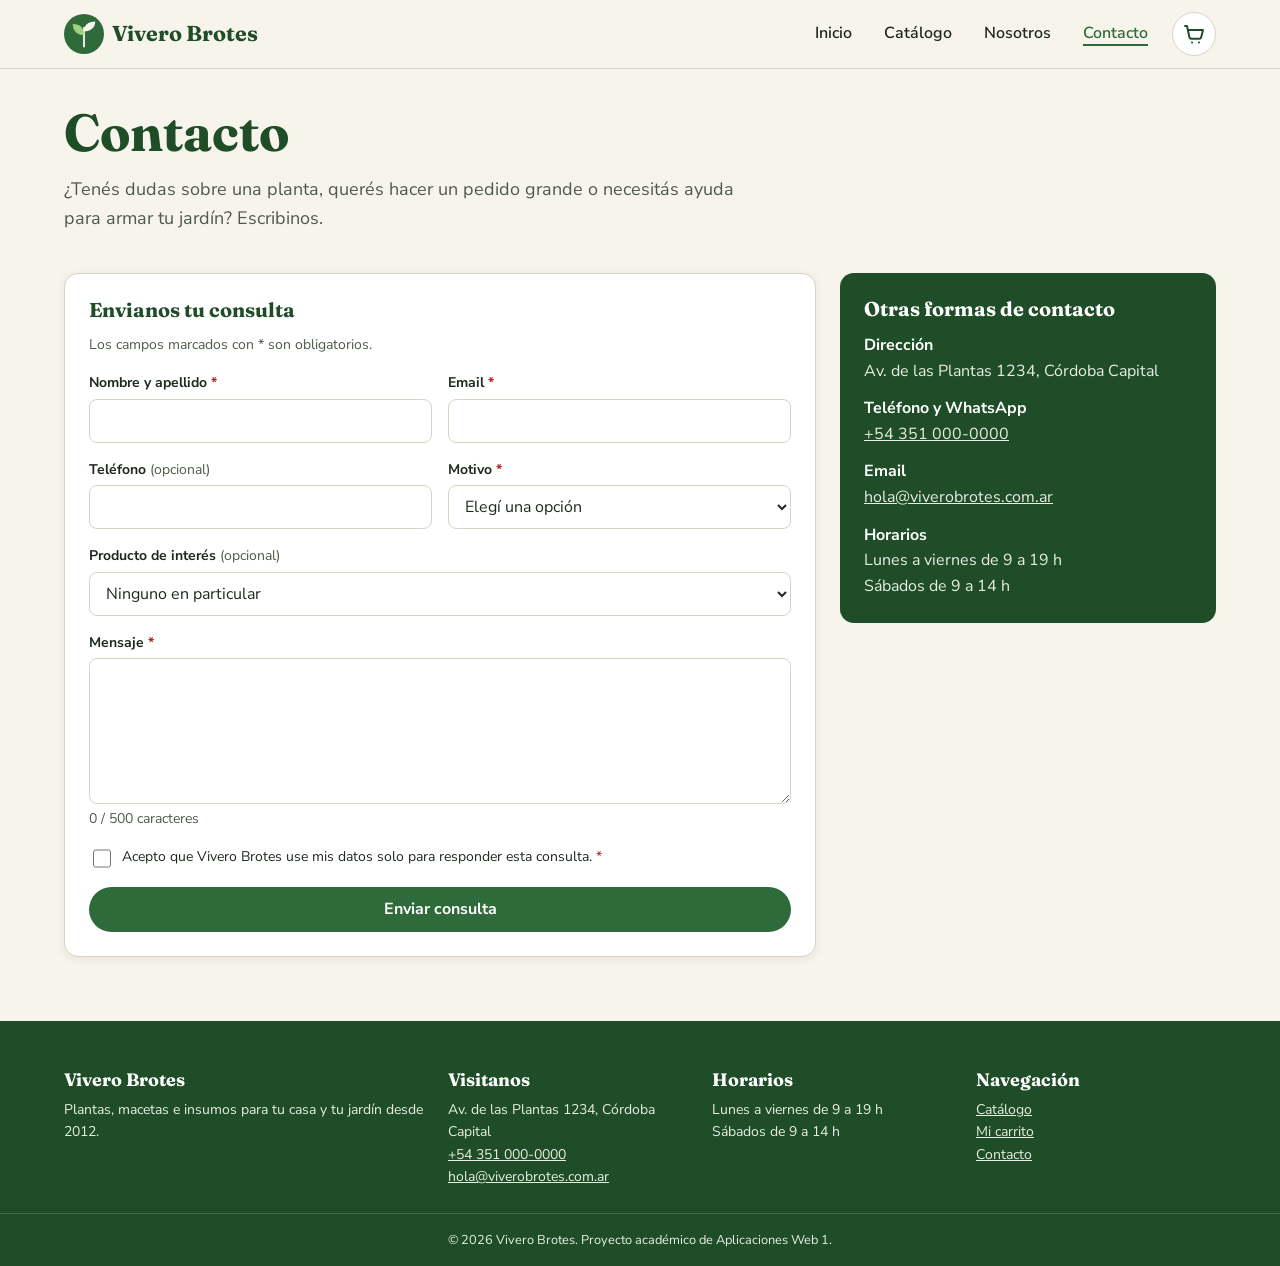
<file: contacto.html>
<!DOCTYPE html>
<html lang="es">
<head>
  <meta charset="UTF-8">
  <meta name="viewport" content="width=device-width, initial-scale=1.0">
  <meta name="description" content="Escribinos tus consultas sobre plantas, pedidos o asesoramiento de jardinería.">
  <title>Contacto | Vivero Brotes</title>
  <link rel="icon" href="img/logo.svg" type="image/svg+xml">
  <link rel="preconnect" href="https://fonts.googleapis.com">
  <link rel="preconnect" href="https://fonts.gstatic.com" crossorigin>
  <link rel="stylesheet" href="https://fonts.googleapis.com/css2?family=Fraunces:opsz,wght@9..144,600;9..144,700&amp;family=Nunito+Sans:wght@400;600;700&amp;display=swap">
  <link rel="stylesheet" href="css/estilos.css">
</head>
<body>
  <a class="salto" href="#contenido">Saltar al contenido principal</a>

  <header class="encabezado">
    <div class="encabezado__contenido contenedor">
      <a class="marca" href="index.html">
        <img class="marca__logo" src="img/logo.svg" alt="" width="40" height="40">
        <span class="marca__nombre">Vivero Brotes</span>
      </a>

      <button class="encabezado__boton-menu" type="button" data-boton-menu aria-expanded="false" aria-controls="menu-principal" aria-label="Abrir menú">
        <svg class="icono" viewBox="0 0 24 24" aria-hidden="true" focusable="false"><path d="M4 6h16M4 12h16M4 18h16" stroke="currentColor" stroke-width="2" stroke-linecap="round"/></svg>
      </button>

      <nav class="nav" id="menu-principal" aria-label="Navegación principal">
        <ul class="nav__lista">
          <li class="nav__item"><a class="nav__enlace" href="index.html">Inicio</a></li>
          <li class="nav__item"><a class="nav__enlace" href="catalogo.html">Catálogo</a></li>
          <li class="nav__item"><a class="nav__enlace" href="index.html#nosotros">Nosotros</a></li>
          <li class="nav__item"><a class="nav__enlace nav__enlace--activo" href="contacto.html" aria-current="page">Contacto</a></li>
        </ul>
      </nav>

      <button class="encabezado__carrito" type="button" data-abrir-carrito aria-controls="carrito" aria-expanded="false" aria-label="Abrir carrito">
        <svg class="icono" viewBox="0 0 24 24" aria-hidden="true" focusable="false"><path d="M3 4h2l2.4 11.2a2 2 0 0 0 2 1.6h7.8a2 2 0 0 0 2-1.5L21 8H6.2M10 20.5h.01M17 20.5h.01" fill="none" stroke="currentColor" stroke-width="2" stroke-linecap="round" stroke-linejoin="round"/></svg>
        <span class="encabezado__contador" data-contador-carrito hidden>0</span>
      </button>
    </div>
  </header>

  <main id="contenido" class="contenedor">
    <header class="cabecera-pagina">
      <h1 class="cabecera-pagina__titulo">Contacto</h1>
      <p class="cabecera-pagina__bajada">¿Tenés dudas sobre una planta, querés hacer un pedido grande o necesitás ayuda para armar tu jardín? Escribinos.</p>
    </header>

    <div class="contacto">
      <section class="tarjeta contacto__formulario" aria-labelledby="formulario-titulo">
        <h2 class="tarjeta__titulo" id="formulario-titulo">Envianos tu consulta</h2>
        <p class="formulario__nota">Los campos marcados con <span aria-hidden="true">*</span><span class="visualmente-oculto">asterisco</span> son obligatorios.</p>

        <form class="formulario" id="formulario-contacto" novalidate>
          <div class="formulario__fila">
            <div class="campo">
              <label class="campo__etiqueta" for="nombre">Nombre y apellido <span class="campo__obligatorio" aria-hidden="true">*</span></label>
              <input class="campo__control" type="text" id="nombre" name="nombre" autocomplete="name" required aria-describedby="error-nombre">
              <p class="campo__error" id="error-nombre"></p>
            </div>

            <div class="campo">
              <label class="campo__etiqueta" for="email">Email <span class="campo__obligatorio" aria-hidden="true">*</span></label>
              <input class="campo__control" type="email" id="email" name="email" autocomplete="email" required aria-describedby="error-email">
              <p class="campo__error" id="error-email"></p>
            </div>
          </div>

          <div class="formulario__fila">
            <div class="campo">
              <label class="campo__etiqueta" for="telefono">Teléfono <span class="campo__opcional">(opcional)</span></label>
              <input class="campo__control" type="tel" id="telefono" name="telefono" autocomplete="tel" inputmode="tel" aria-describedby="error-telefono">
              <p class="campo__error" id="error-telefono"></p>
            </div>

            <div class="campo">
              <label class="campo__etiqueta" for="motivo">Motivo <span class="campo__obligatorio" aria-hidden="true">*</span></label>
              <select class="campo__control" id="motivo" name="motivo" required aria-describedby="error-motivo">
                <option value="">Elegí una opción</option>
                <option value="consulta">Consulta sobre una planta</option>
                <option value="pedido">Pedido mayorista o para eventos</option>
                <option value="paisajismo">Asesoramiento de paisajismo</option>
                <option value="reclamo">Problema con un pedido</option>
                <option value="otro">Otro</option>
              </select>
              <p class="campo__error" id="error-motivo"></p>
            </div>
          </div>

          <div class="campo">
            <label class="campo__etiqueta" for="producto">Producto de interés <span class="campo__opcional">(opcional)</span></label>
            <select class="campo__control" id="producto" name="producto">
              <option value="">Ninguno en particular</option>
            </select>
          </div>

          <div class="campo">
            <label class="campo__etiqueta" for="mensaje">Mensaje <span class="campo__obligatorio" aria-hidden="true">*</span></label>
            <textarea class="campo__control campo__control--area" id="mensaje" name="mensaje" rows="5" required aria-describedby="contador-mensaje error-mensaje"></textarea>
            <p class="campo__ayuda" id="contador-mensaje">0 / 500 caracteres</p>
            <p class="campo__error" id="error-mensaje"></p>
          </div>

          <div class="campo">
            <label class="casilla">
              <input class="casilla__input" type="checkbox" id="privacidad" name="privacidad" required aria-describedby="error-privacidad">
              <span>Acepto que Vivero Brotes use mis datos solo para responder esta consulta. <span class="campo__obligatorio" aria-hidden="true">*</span></span>
            </label>
            <p class="campo__error" id="error-privacidad"></p>
          </div>

          <button class="boton boton--primario" type="submit">Enviar consulta</button>
        </form>

        <div class="notificacion notificacion--exito" id="contacto-exito" role="status" hidden>
          <svg class="notificacion__icono" viewBox="0 0 48 48" aria-hidden="true" focusable="false"><circle cx="24" cy="24" r="22" fill="currentColor"/><path d="M14 25l7 7 13-15" fill="none" stroke="#fff" stroke-width="4" stroke-linecap="round" stroke-linejoin="round"/></svg>
          <h2 class="notificacion__titulo" id="contacto-exito-titulo" tabindex="-1">¡Gracias! Recibimos tu consulta</h2>
          <p class="notificacion__texto" id="contacto-exito-texto"></p>
          <div class="notificacion__acciones">
            <button class="boton boton--secundario" type="button" data-nueva-consulta>Enviar otra consulta</button>
            <a class="boton boton--primario" href="catalogo.html">Ir al catálogo</a>
          </div>
        </div>
      </section>

      <aside class="contacto__info" aria-labelledby="info-titulo">
        <h2 class="contacto__info-titulo" id="info-titulo">Otras formas de contacto</h2>
        <dl class="datos-contacto">
          <dt>Dirección</dt>
          <dd>Av. de las Plantas 1234, Córdoba Capital</dd>
          <dt>Teléfono y WhatsApp</dt>
          <dd><a href="tel:+543510000000">+54 351 000-0000</a></dd>
          <dt>Email</dt>
          <dd><a href="mailto:hola@viverobrotes.com.ar">hola@viverobrotes.com.ar</a></dd>
          <dt>Horarios</dt>
          <dd>Lunes a viernes de 9 a 19 h<br>Sábados de 9 a 14 h</dd>
        </dl>
      </aside>
    </div>
  </main>

  <footer class="pie">
    <div class="pie__contenido contenedor">
      <section class="pie__bloque" aria-labelledby="pie-marca">
        <h2 class="pie__titulo" id="pie-marca">Vivero Brotes</h2>
        <p class="pie__texto">Plantas, macetas e insumos para tu casa y tu jardín desde 2012.</p>
      </section>

      <section class="pie__bloque" aria-labelledby="pie-visitanos">
        <h2 class="pie__titulo" id="pie-visitanos">Visitanos</h2>
        <address class="pie__texto">
          Av. de las Plantas 1234, Córdoba Capital<br>
          <a class="pie__enlace" href="tel:+543510000000">+54 351 000-0000</a><br>
          <a class="pie__enlace" href="mailto:hola@viverobrotes.com.ar">hola@viverobrotes.com.ar</a>
        </address>
      </section>

      <section class="pie__bloque" aria-labelledby="pie-horarios">
        <h2 class="pie__titulo" id="pie-horarios">Horarios</h2>
        <p class="pie__texto">Lunes a viernes de 9 a 19 h<br>Sábados de 9 a 14 h</p>
      </section>

      <nav class="pie__bloque" aria-label="Enlaces del pie">
        <h2 class="pie__titulo">Navegación</h2>
        <ul class="pie__lista">
          <li><a class="pie__enlace" href="catalogo.html">Catálogo</a></li>
          <li><a class="pie__enlace" href="checkout.html">Mi carrito</a></li>
          <li><a class="pie__enlace" href="contacto.html">Contacto</a></li>
        </ul>
      </nav>
    </div>
    <p class="pie__legal">&copy; 2026 Vivero Brotes. Proyecto académico de Aplicaciones Web 1.</p>
  </footer>

  <div class="carrito-fondo" data-fondo-carrito hidden></div>
  <aside class="carrito" id="carrito" role="dialog" aria-modal="true" aria-labelledby="carrito-titulo" data-zona-foco tabindex="-1" hidden>
    <div class="carrito__cabecera">
      <h2 class="carrito__titulo" id="carrito-titulo">Tu carrito</h2>
      <button class="carrito__cerrar" type="button" data-cerrar-carrito aria-label="Cerrar carrito">
        <svg class="icono" viewBox="0 0 24 24" aria-hidden="true" focusable="false"><path d="M6 6l12 12M18 6L6 18" stroke="currentColor" stroke-width="2" stroke-linecap="round"/></svg>
      </button>
    </div>

    <ul class="carrito__lista" data-carrito-lista aria-label="Productos en el carrito"></ul>

    <div class="carrito__vacio" data-carrito-vacio>
      <img src="img/productos/maceta-barro.svg" alt="" width="120" height="120">
      <p>Tu carrito está vacío.</p>
      <a class="boton boton--secundario" href="catalogo.html">Ver catálogo</a>
    </div>

    <div class="carrito__pie" data-carrito-pie hidden>
      <p class="carrito__subtotal">Subtotal <strong data-carrito-total>$ 0</strong></p>
      <p class="carrito__nota">El envío se calcula al finalizar la compra.</p>
      <a class="boton boton--primario boton--bloque" href="checkout.html">Finalizar compra</a>
      <button class="boton boton--texto" type="button" data-vaciar-carrito>Vaciar carrito</button>
    </div>
  </aside>

  <p class="aviso-flotante" data-aviso-flotante role="status" aria-live="polite"></p>
  <script type="module" src="js/pages/contacto.js"></script>
</body>
</html>
</file>
<file: css/estilos.css>
/*
  Hoja de estilos principal de Vivero Brotes.

  Organización:
    base.css        → variables, reset y estilos de elementos HTML
    layout.css      → estructura general: encabezado, navegación, pie, contenedores
    componentes.css → piezas reutilizables: botones, formularios, tarjetas, carrito…
    paginas.css     → estilos propios de cada página

  Nomenclatura: BEM (Bloque__Elemento--Modificador), en español.
    Ej.: .producto, .producto__nombre, .producto--agotado

  Diseño "mobile first": los estilos base son para celulares (desde 320px)
  y las media queries agregan cambios para pantallas más grandes:
    @media (min-width: 600px)  → celulares grandes y tablets
    @media (min-width: 900px)  → tablets horizontales, notebooks y escritorio
*/

@import url("base.css");
@import url("layout.css");
@import url("componentes.css");
@import url("paginas.css");
</file>
